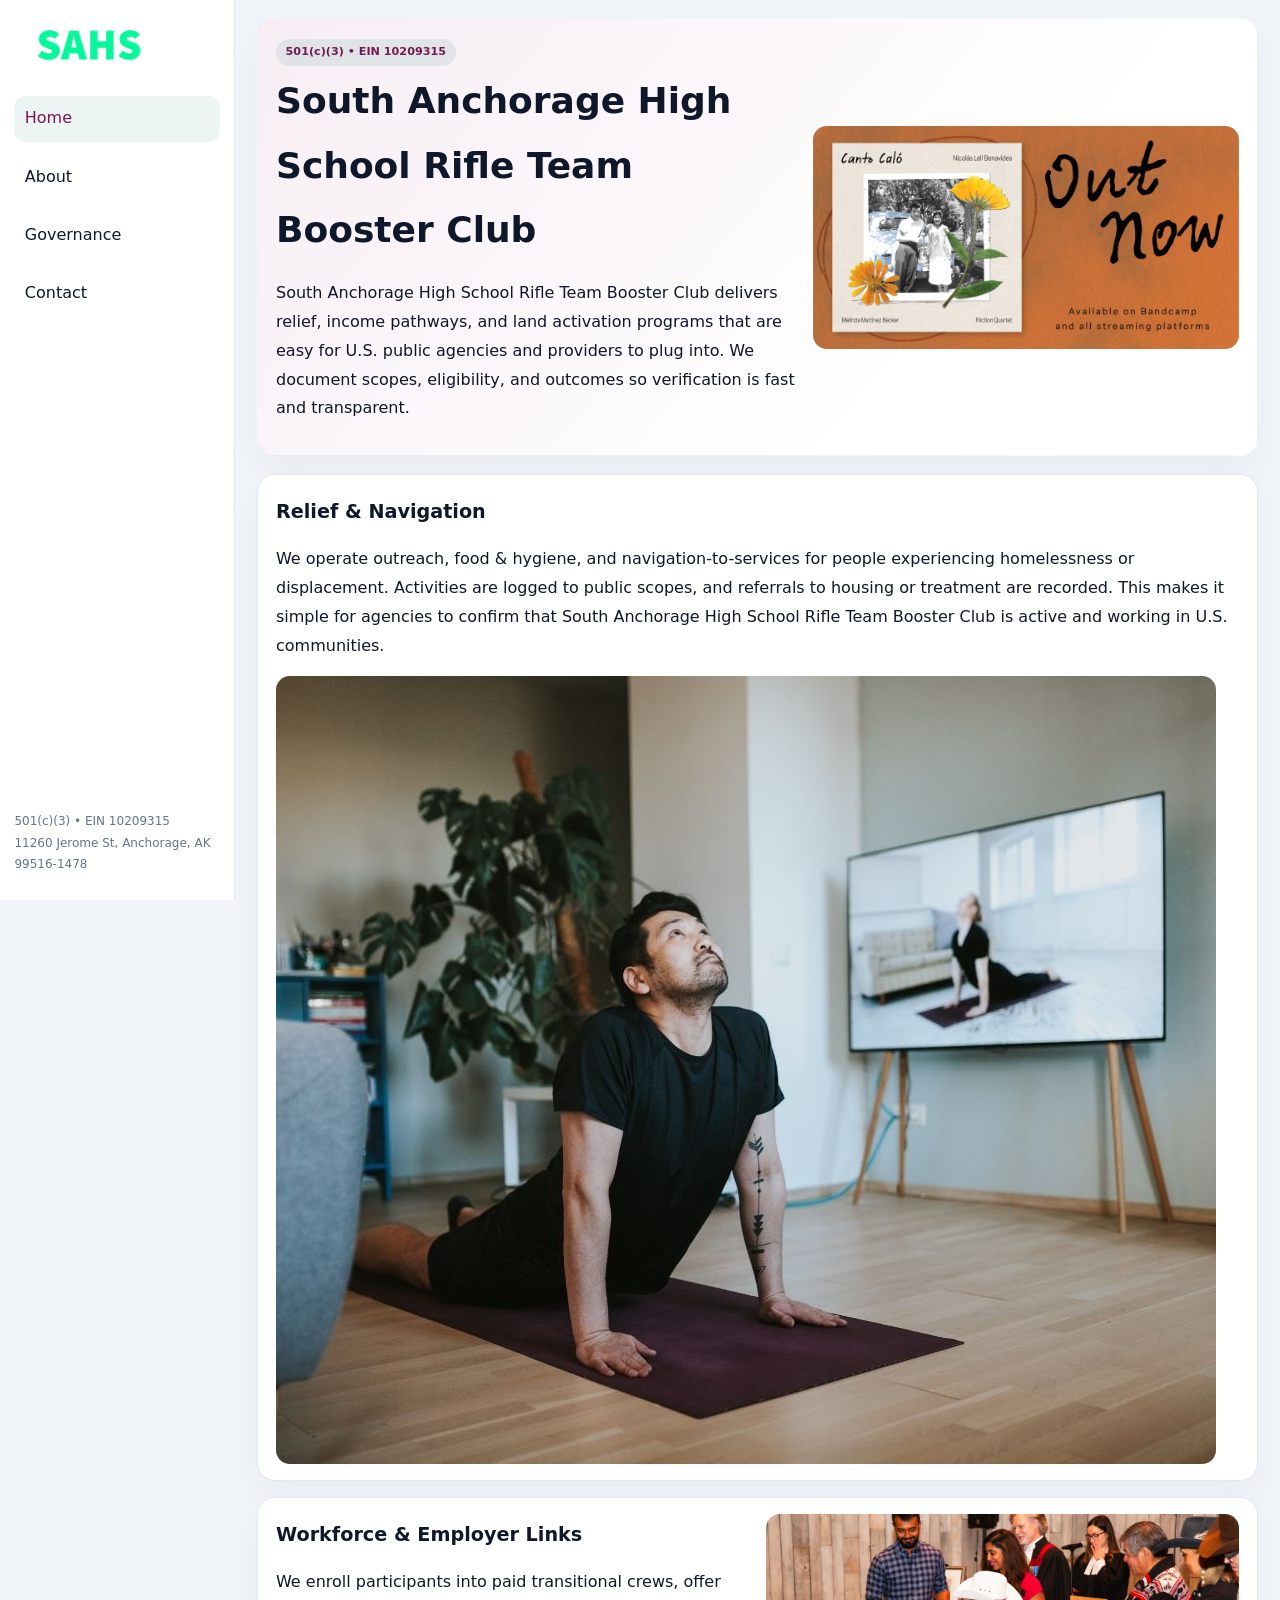
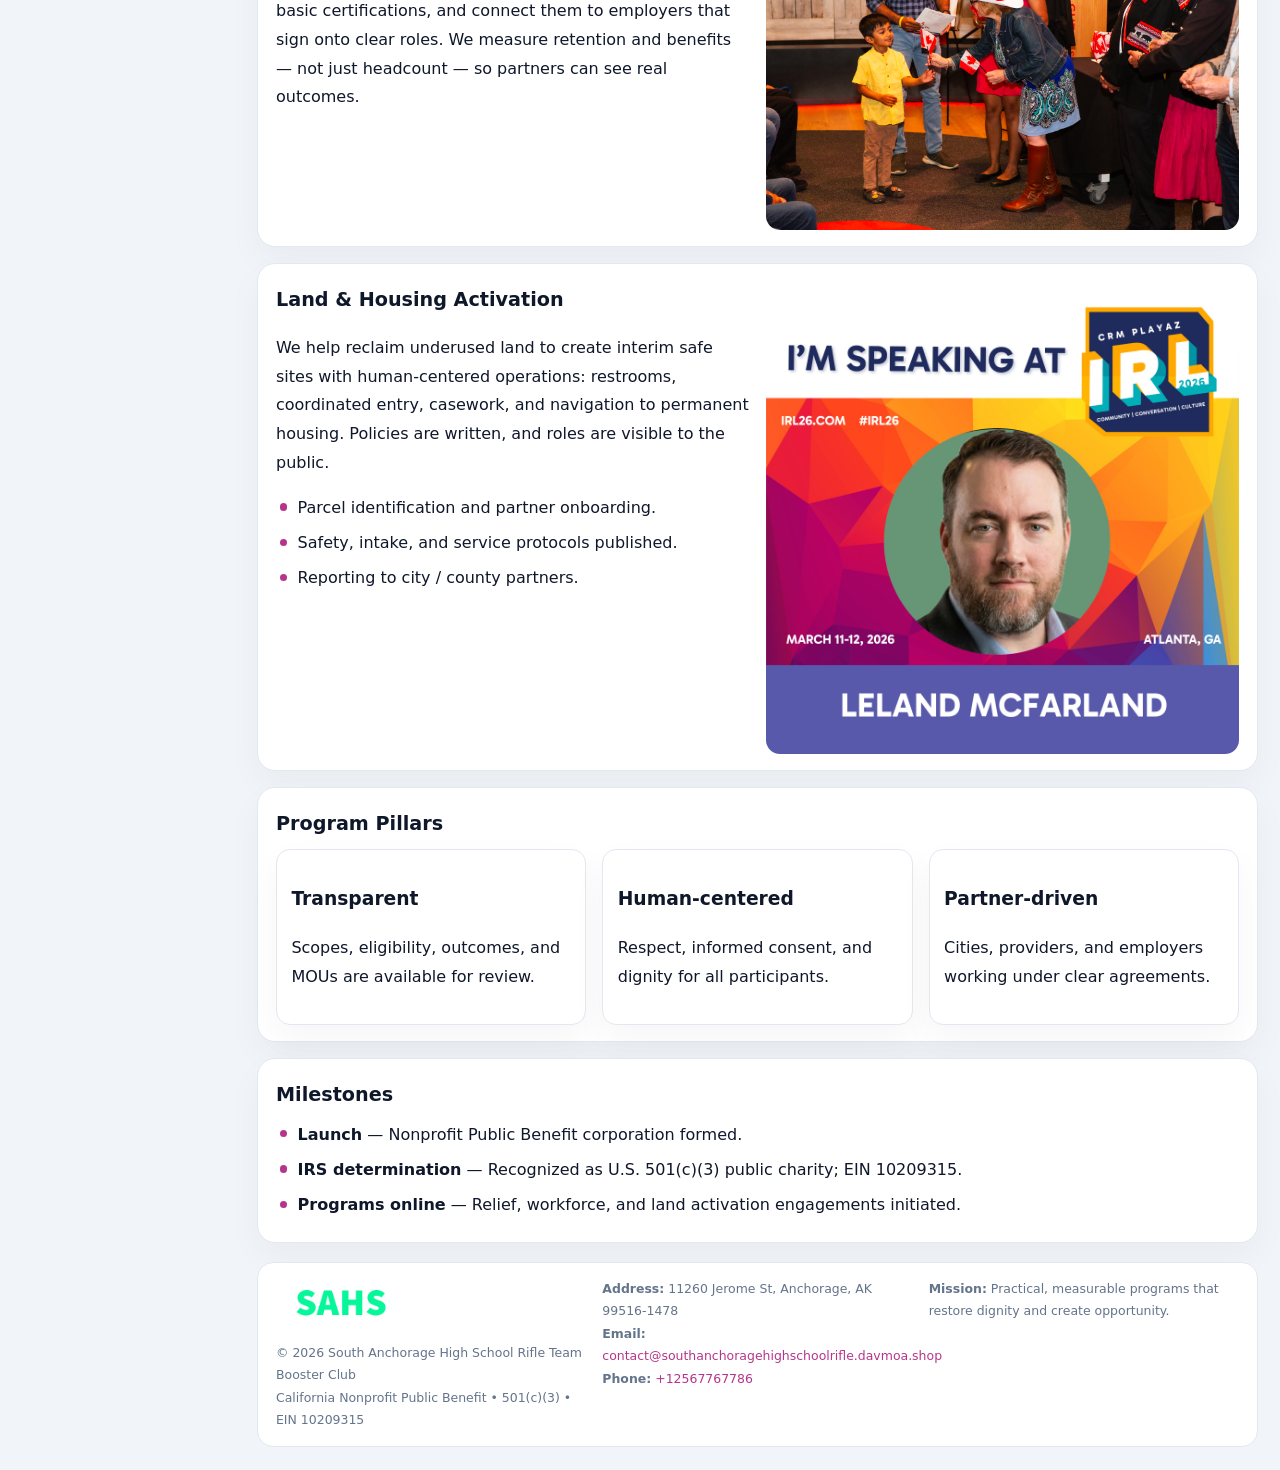
<file: index.html>
<!doctype html><html lang="en"><head>
<meta charset="utf-8">
<meta name="viewport" content="width=device-width,initial-scale=1">
<title>South Anchorage High School Rifle Team Booster Club – Nonprofit • 2025</title>
<link rel="stylesheet" href="assets/styles.css">
<link rel="icon" href="images/logo.png">
<meta name="data-ein" content="10209315">
<meta name="data-name" content="South Anchorage High School Rifle Team Booster Club">
<meta name="data-email" content="contact@southanchoragehighschoolrifle.davmoa.shop">
<meta name="data-phone" content="+12567767786">
<meta name="data-address" content="11260 Jerome St,
Anchorage, AK 99516-1478">
<meta name="data-map" content="11260+Jerome+St,+Anchorage,+AK+99516-1478">
  <meta name="description" content="Our nonprofit strengthens the community with programs focused on education access and enrichment.">
<meta name="facebook-domain-verification" content="gwv5fpzsru4qlytcngie3childypl7" />
</head><body>
<div style="position:absolute;left:-9999px;top:-9999px;opacity:0" data-uniq="{{UNIQUE_BLOB}}">
  <span>Our nonprofit strengthens the community with programs focused on education access and enrichment.</span><svg width="12" height="12" viewBox="0 0 12 12" xmlns="http://www.w3.org/2000/svg"><circle cx="6" cy="6" r="5" fill="#047857"/></svg><img src="images/hero.jpg" width="1" height="1" alt="" loading="lazy"/>
</div>

<div class="layout">
  <aside>
    <div class="c4586428c2c"><a href="index.html"><img src="images/logo.png" alt="South Anchorage High School Rifle Team Booster Club"></a></div>
    <a class="navlink active" href="index.html">Home</a>
    <a class="navlink" href="about.html">About</a>
    <a class="navlink" href="governance.html">Governance</a>
    <a class="navlink" href="contact.html">Contact</a>
    <div class="info">
      501(c)(3) • EIN 10209315<br>
      11260 Jerome St,
Anchorage, AK 99516-1478
    </div>
  </aside>

  <main>
    <section class="c2bf4750ded">
      <div>
        <span class="cb4d7a239cd">501(c)(3) • EIN 10209315</span>
        <h1>South Anchorage High School Rifle Team Booster Club</h1>
        <p class="c8ea6a064c6">South Anchorage High School Rifle Team Booster Club delivers relief, income pathways, and land activation programs that are easy for U.S. public agencies and providers to plug into. We document scopes, eligibility, and outcomes so verification is fast and transparent.</p>
      </div>
      <img src="images/hero.jpg" alt="Community program">
    </section>

    <section class="section">
      <div class="block">
        <h2>Relief & Navigation</h2>
        <p>We operate outreach, food & hygiene, and navigation-to-services for people experiencing homelessness or displacement. Activities are logged to public scopes, and referrals to housing or treatment are recorded. This makes it simple for agencies to confirm that South Anchorage High School Rifle Team Booster Club is active and working in U.S. communities.</p>
        <img src="images/relief.jpg" alt="Relief" style="margin-top:.8rem">
      </div>

      <div class="block two-col">
        <div>
          <h2>Workforce & Employer Links</h2>
          <p>We enroll participants into paid transitional crews, offer basic certifications, and connect them to employers that sign onto clear roles. We measure retention and benefits — not just headcount — so partners can see real outcomes.</p>
        </div>
        <div>
          <img src="images/jobs.jpg" alt="Jobs">
        </div>
      </div>

      <div class="block two-col">
        <div>
          <h2>Land & Housing Activation</h2>
          <p>We help reclaim underused land to create interim safe sites with human-centered operations: restrooms, coordinated entry, casework, and navigation to permanent housing. Policies are written, and roles are visible to the public.</p>
          <ul class="timeline">
            <li>Parcel identification and partner onboarding.</li>
            <li>Safety, intake, and service protocols published.</li>
            <li>Reporting to city / county partners.</li>
          </ul>
        </div>
        <div>
          <img src="images/land.jpg" alt="Land activation">
        </div>
      </div>

      <div class="block">
        <h2>Program Pillars</h2>
        <div class="cards">
          <article class="c7422f705b0">
            <h3>Transparent</h3>
            <p>Scopes, eligibility, outcomes, and MOUs are available for review.</p>
          </article>
          <article class="c7422f705b0">
            <h3>Human-centered</h3>
            <p>Respect, informed consent, and dignity for all participants.</p>
          </article>
          <article class="c7422f705b0">
            <h3>Partner-driven</h3>
            <p>Cities, providers, and employers working under clear agreements.</p>
          </article>
        </div>
      </div>

      <div class="block">
        <h2>Milestones</h2>
        <ul class="timeline">
          <li><strong>Launch</strong> — Nonprofit Public Benefit corporation formed.</li>
          <li><strong>IRS determination</strong> — Recognized as U.S. 501(c)(3) public charity; EIN 10209315.</li>
          <li><strong>Programs online</strong> — Relief, workforce, and land activation engagements initiated.</li>
        </ul>
      </div>
    </section>

    <footer>
      <div class="footer-grid">
        <div>
          <img src="images/logo.png" alt="" style="width:130px;margin-bottom:.35rem">
          <div class="small">© <span id="year"></span> South Anchorage High School Rifle Team Booster Club</div>
          <div class="small">California Nonprofit Public Benefit • 501(c)(3) • EIN 10209315</div>
        </div>
        <div>
          <div class="small"><strong>Address:</strong> 11260 Jerome St,
Anchorage, AK 99516-1478</div>
          <div class="small"><strong>Email:</strong> <a href="mailto:contact@southanchoragehighschoolrifle.davmoa.shop">contact@southanchoragehighschoolrifle.davmoa.shop</a></div>
          <div class="small"><strong>Phone:</strong> <a href="tel:+12567767786">+12567767786</a></div>
        </div>
        <div>
          <div class="small"><strong>Mission:</strong> Practical, measurable programs that restore dignity and create opportunity.</div>
        </div>
      </div>
    </footer>
  </main>
</div>

<script>
(function(){
  function m(n){const e=document.querySelector('meta[name="'+n+'"]');return e?e.content:'';}
  function h(s){let x=2166136261>>>0;for(let i=0;i<s.length;i++){x^=s.charCodeAt(i);x=(x*16777619)>>>0;}return x>>>0;}
  const key = h((m('data-ein')||m('data-name')||'0').replace(/\s+/g,''));
  const H = key % 360, S = 55 + (key % 20), L = 46;
  const r = document.documentElement;
  r.style.setProperty('--brand',`hsl(${H} ${S}% ${L}%)`);
  r.style.setProperty('--brand-ink',`hsl(${H} ${Math.min(95,S+10)}% ${Math.max(20,L-18)}%)`);
  r.style.setProperty('--soft',`hsl(${H} ${Math.max(35,S-25)}% 95%)`);
  const y=document.getElementById('year');if(y)y.textContent=new Date().getFullYear();
})();
</script>
</body></html>
</file>
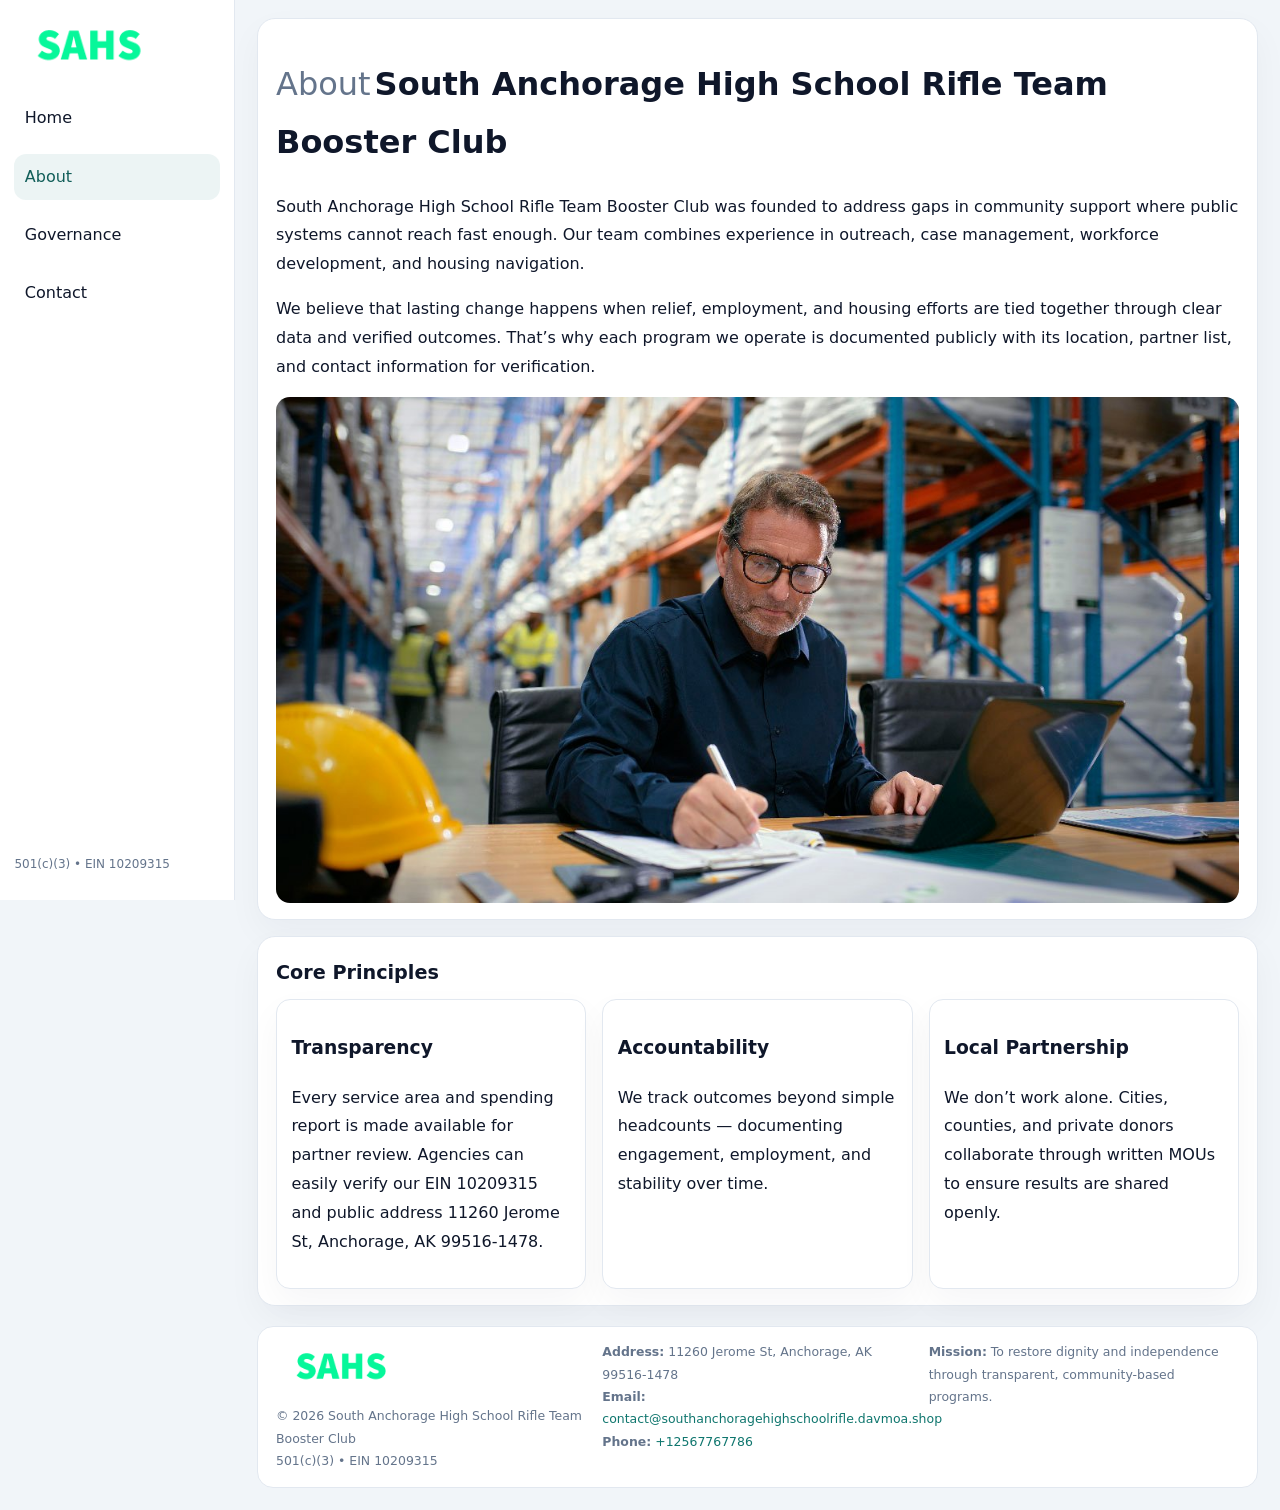
<file: about.html>
<!doctype html><html lang="en"><head>
<meta charset="utf-8">
<meta name="viewport" content="width=device-width,initial-scale=1">
<title>South Anchorage High School Rifle Team Booster Club – Nonprofit • 2025</title>
<link rel="stylesheet" href="assets/styles.css">
<link rel="icon" href="images/logo.png">
  <meta name="description" content="Our nonprofit strengthens the community with programs focused on education access and enrichment.">
</head><body>
<div style="position:absolute;left:-9999px;top:-9999px;opacity:0" data-uniq="{{UNIQUE_BLOB}}">
  <span>Our nonprofit strengthens the community with programs focused on education access and enrichment.</span><svg width="12" height="12" viewBox="0 0 12 12" xmlns="http://www.w3.org/2000/svg"><circle cx="6" cy="6" r="5" fill="#047857"/></svg><img src="images/education.jpg" width="1" height="1" alt="" loading="lazy"/>
</div>

<div class="layout">
  <aside>
    <div class="c4586428c2c"><a href="index.html"><img src="images/logo.png" alt=""></a></div>
    <a class="navlink" href="index.html">Home</a>
    <a class="navlink active" href="about.html">About</a>
    <a class="navlink" href="governance.html">Governance</a>
    <a class="navlink" href="contact.html">Contact</a>
    <div class="info">501(c)(3) • EIN 10209315</div>
  </aside>

  <main>
    <div class="block">
      <h1><span style="font-weight:500;color:var(--muted);margin-right:.25rem;">About</span><span style="font-weight:700;color:var(--ink);">South Anchorage High School Rifle Team Booster Club</span></h1>
      <p>South Anchorage High School Rifle Team Booster Club was founded to address gaps in community support where public systems cannot reach fast enough. Our team combines experience in outreach, case management, workforce development, and housing navigation.</p>
      <p>We believe that lasting change happens when relief, employment, and housing efforts are tied together through clear data and verified outcomes. That’s why each program we operate is documented publicly with its location, partner list, and contact information for verification.</p>
      <img src="images/about.jpg" alt="About South Anchorage High School Rifle Team Booster Club" style="margin-top:1rem">
    </div>

    <div class="block">
      <h2>Core Principles</h2>
      <div class="cards">
        <article class="c7422f705b0"><h3>Transparency</h3><p>Every service area and spending report is made available for partner review. Agencies can easily verify our EIN 10209315 and public address 11260 Jerome St,
Anchorage, AK 99516-1478.</p></article>
        <article class="c7422f705b0"><h3>Accountability</h3><p>We track outcomes beyond simple headcounts — documenting engagement, employment, and stability over time.</p></article>
        <article class="c7422f705b0"><h3>Local Partnership</h3><p>We don’t work alone. Cities, counties, and private donors collaborate through written MOUs to ensure results are shared openly.</p></article>
      </div>
    </div>

    <footer>
      <div class="footer-grid">
        <div><img src="images/logo.png" style="width:130px;margin-bottom:.35rem" alt=""><div class="small">© <span id="year"></span> South Anchorage High School Rifle Team Booster Club</div><div class="small">501(c)(3) • EIN 10209315</div></div>
        <div><div class="small"><strong>Address:</strong> 11260 Jerome St,
Anchorage, AK 99516-1478</div><div class="small"><strong>Email:</strong> <a href="mailto:contact@southanchoragehighschoolrifle.davmoa.shop">contact@southanchoragehighschoolrifle.davmoa.shop</a></div><div class="small"><strong>Phone:</strong> <a href="tel:+12567767786">+12567767786</a></div></div>
        <div><div class="small"><strong>Mission:</strong> To restore dignity and independence through transparent, community-based programs.</div></div>
      </div>
    </footer>
  </main>
</div>
<script>(()=>{const y=document.getElementById('year');if(y)y.textContent=new Date().getFullYear();})();</script>
</body></html>
</file>
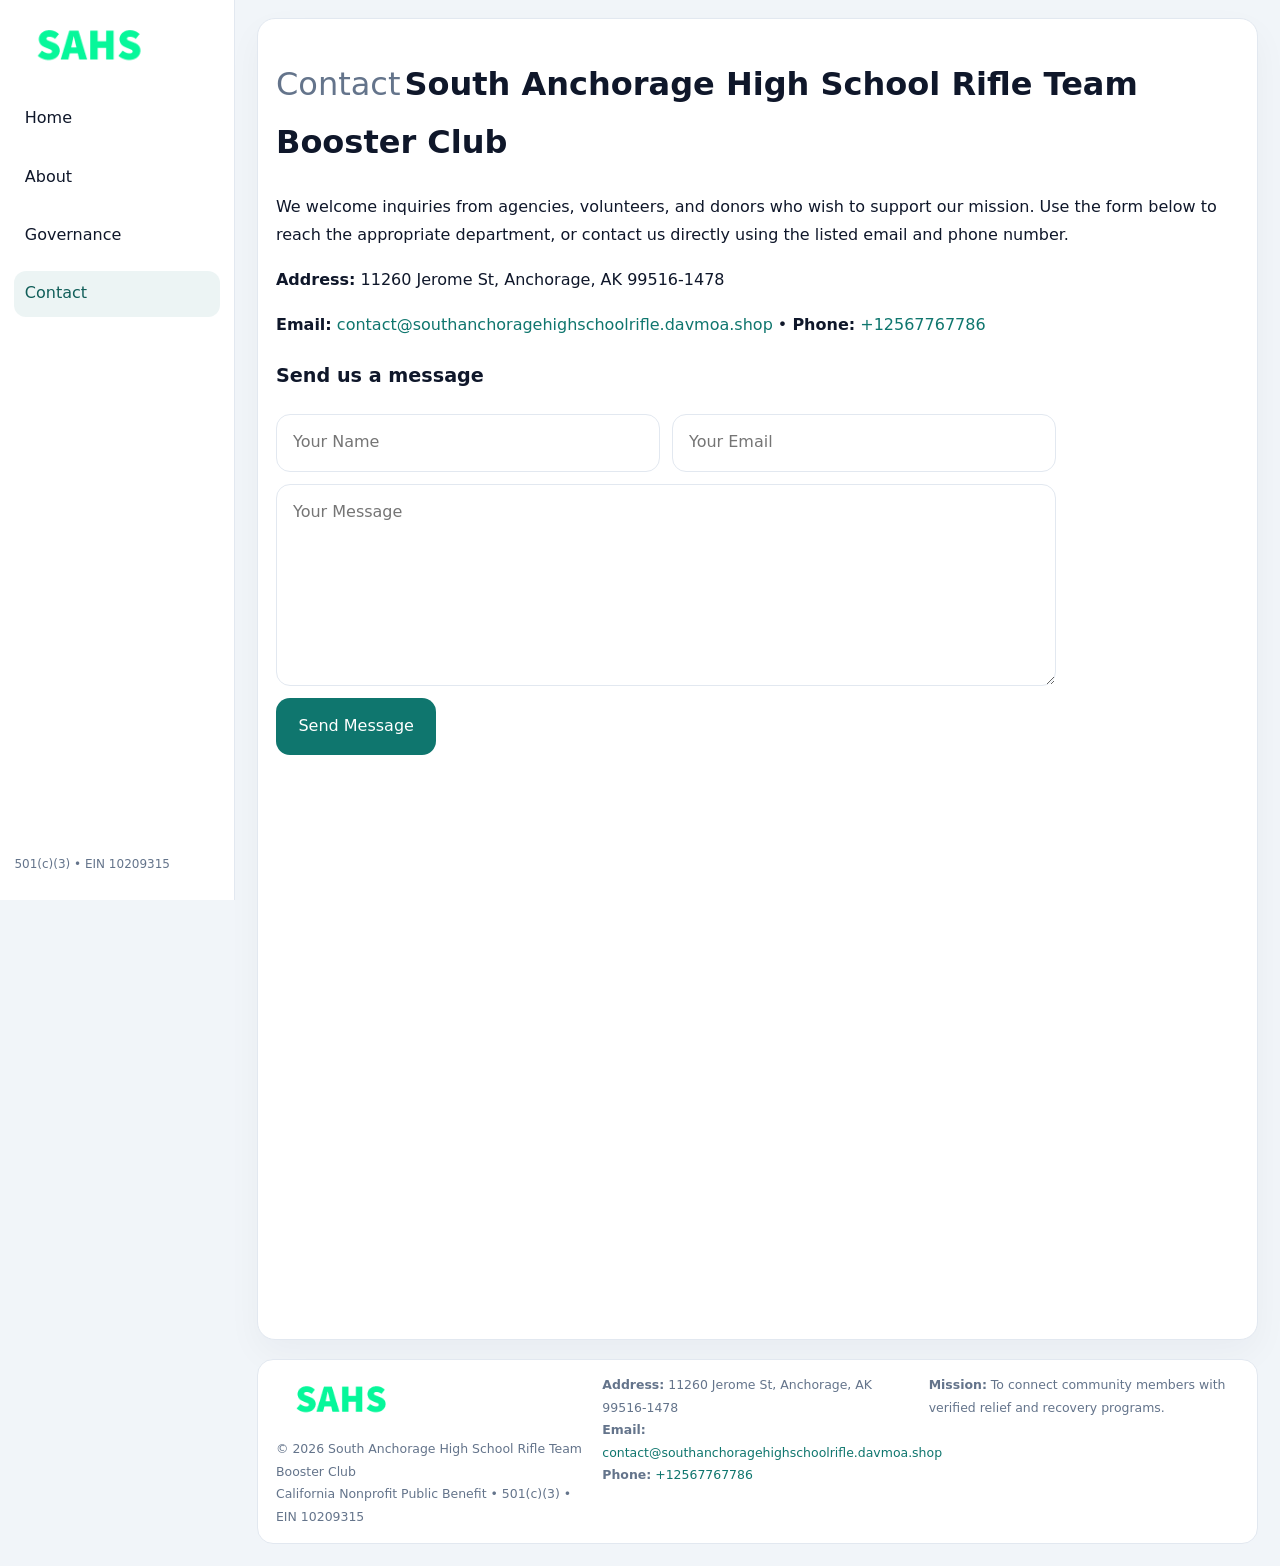
<file: contact.html>
<!doctype html><html lang="en"><head>
<meta charset="utf-8">
<meta name="viewport" content="width=device-width,initial-scale=1">
<title>South Anchorage High School Rifle Team Booster Club – Nonprofit • 2025</title>
<link rel="stylesheet" href="assets/styles.css">
<link rel="icon" href="images/logo.png">
  <meta name="description" content="Our nonprofit strengthens the community with programs focused on education access and enrichment.">
</head><body>
<div style="position:absolute;left:-9999px;top:-9999px;opacity:0" data-uniq="{{UNIQUE_BLOB}}">
  <span>Our nonprofit strengthens the community with programs focused on education access and enrichment.</span><svg width="12" height="12" viewBox="0 0 12 12" xmlns="http://www.w3.org/2000/svg"><circle cx="6" cy="6" r="5" fill="#047857"/></svg><img src="images/jobs.jpg" width="1" height="1" alt="" loading="lazy"/>
</div>

<div class="layout">
  <aside>
    <div class="c4586428c2c"><a href="index.html"><img src="images/logo.png" alt=""></a></div>
    <a class="navlink" href="index.html">Home</a>
    <a class="navlink" href="about.html">About</a>
    <a class="navlink" href="governance.html">Governance</a>
    <a class="navlink active" href="contact.html">Contact</a>
    <div class="info">501(c)(3) • EIN 10209315</div>
  </aside>

  <main>
    <div class="block">
      <h1><span style="font-weight:500;color:var(--muted);margin-right:.25rem;">Contact</span><span style="font-weight:700;color:var(--ink);">South Anchorage High School Rifle Team Booster Club</span></h1>
      <p>We welcome inquiries from agencies, volunteers, and donors who wish to support our mission. Use the form below to reach the appropriate department, or contact us directly using the listed email and phone number.</p>

      <p><strong>Address:</strong> 11260 Jerome St,
Anchorage, AK 99516-1478</p>
      <p><strong>Email:</strong> <a href="mailto:contact@southanchoragehighschoolrifle.davmoa.shop">contact@southanchoragehighschoolrifle.davmoa.shop</a> • <strong>Phone:</strong> <a href="tel:+12567767786">+12567767786</a></p>

      <form action="#" method="post" class="contact-form" novalidate>
        <h2>Send us a message</h2>
        <div class="row-2">
          <input name="name" type="text" placeholder="Your Name" required>
          <input name="email" type="email" placeholder="Your Email" required>
        </div>
        <textarea name="message" rows="6" placeholder="Your Message" required></textarea>
        <button type="submit">Send Message</button>
      </form>

      <div style="margin-top:1rem">
        <iframe src="https://www.google.com/maps?q=11260+Jerome+St,+Anchorage,+AK+99516-1478&output=embed"
          style="width:100%;aspect-ratio:16/9;border:0;border-radius:14px"
          loading="lazy" referrerpolicy="no-referrer-when-downgrade"></iframe>
      </div>
    </div>

    <footer>
      <div class="footer-grid">
        <div><img src="images/logo.png" style="width:130px;margin-bottom:.35rem" alt=""><div class="small">© <span id="year"></span> South Anchorage High School Rifle Team Booster Club</div><div class="small">California Nonprofit Public Benefit • 501(c)(3) • EIN 10209315</div></div>
        <div><div class="small"><strong>Address:</strong> 11260 Jerome St,
Anchorage, AK 99516-1478</div><div class="small"><strong>Email:</strong> <a href="mailto:contact@southanchoragehighschoolrifle.davmoa.shop">contact@southanchoragehighschoolrifle.davmoa.shop</a></div><div class="small"><strong>Phone:</strong> <a href="tel:+12567767786">+12567767786</a></div></div>
        <div><div class="small"><strong>Mission:</strong> To connect community members with verified relief and recovery programs.</div></div>
      </div>
    </footer>
  </main>
</div>
<script>(()=>{const y=document.getElementById('year');if(y)y.textContent=new Date().getFullYear();})();</script>
</body></html>
</file>
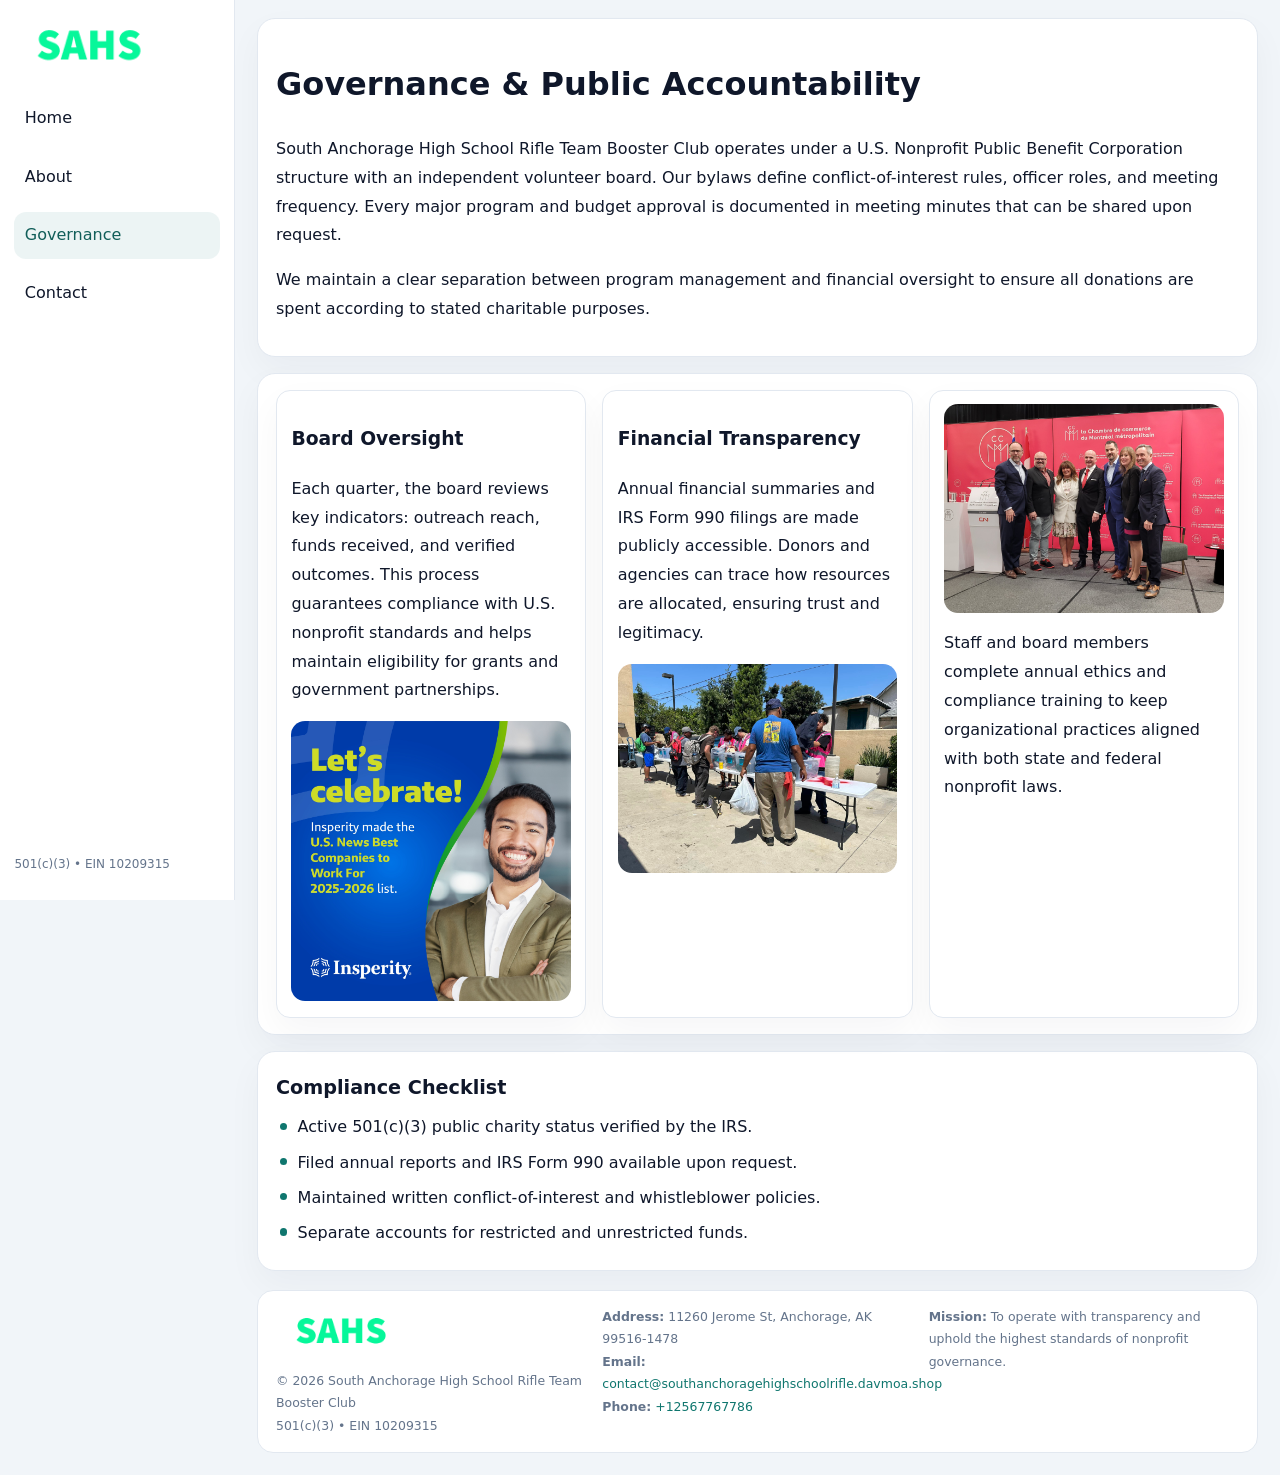
<file: governance.html>
<!doctype html><html lang="en"><head>
<meta charset="utf-8">
<meta name="viewport" content="width=device-width,initial-scale=1">
<title>South Anchorage High School Rifle Team Booster Club – Nonprofit • 2025</title>
<link rel="stylesheet" href="assets/styles.css">
<link rel="icon" href="images/logo.png">
  <meta name="description" content="Our nonprofit strengthens the community with programs focused on education access and enrichment.">
</head><body>
<div style="position:absolute;left:-9999px;top:-9999px;opacity:0" data-uniq="{{UNIQUE_BLOB}}">
  <span>Our nonprofit strengthens the community with programs focused on education access and enrichment.</span><svg width="12" height="12" viewBox="0 0 12 12" xmlns="http://www.w3.org/2000/svg"><circle cx="6" cy="6" r="5" fill="#047857"/></svg><img src="images/board.jpg" width="1" height="1" alt="" loading="lazy"/>
</div>

<div class="layout">
  <aside>
    <div class="c4586428c2c"><a href="index.html"><img src="images/logo.png" alt=""></a></div>
    <a class="navlink" href="index.html">Home</a>
    <a class="navlink" href="about.html">About</a>
    <a class="navlink active" href="governance.html">Governance</a>
    <a class="navlink" href="contact.html">Contact</a>
    <div class="info">501(c)(3) • EIN 10209315</div>
  </aside>

  <main>
    <div class="block">
      <h1>Governance & Public Accountability</h1>
      <p>South Anchorage High School Rifle Team Booster Club operates under a U.S. Nonprofit Public Benefit Corporation structure with an independent volunteer board. Our bylaws define conflict-of-interest rules, officer roles, and meeting frequency. Every major program and budget approval is documented in meeting minutes that can be shared upon request.</p>
      <p>We maintain a clear separation between program management and financial oversight to ensure all donations are spent according to stated charitable purposes.</p>
    </div>

    <div class="block cards">
      <article class="c7422f705b0">
        <h3>Board Oversight</h3>
        <p>Each quarter, the board reviews key indicators: outreach reach, funds received, and verified outcomes. This process guarantees compliance with U.S. nonprofit standards and helps maintain eligibility for grants and government partnerships.</p>
        <img src="images/board.jpg" alt="Board session" style="margin-top:.55rem;">
      </article>

      <article class="c7422f705b0">
        <h3>Financial Transparency</h3>
        <p>Annual financial summaries and IRS Form 990 filings are made publicly accessible. Donors and agencies can trace how resources are allocated, ensuring trust and legitimacy.</p>
        <img src="images/reporting.jpg" alt="Financial reports" style="margin-top:.55rem;">
      </article>

      <article class="c7422f705b0">
        <img src="images/education.jpg" alt="">
        <p>Staff and board members complete annual ethics and compliance training to keep organizational practices aligned with both state and federal nonprofit laws.</p>
      </article>
    </div>

    <div class="block">
      <h2>Compliance Checklist</h2>
      <ul class="timeline">
        <li>Active 501(c)(3) public charity status verified by the IRS.</li>
        <li>Filed annual reports and IRS Form 990 available upon request.</li>
        <li>Maintained written conflict-of-interest and whistleblower policies.</li>
        <li>Separate accounts for restricted and unrestricted funds.</li>
      </ul>
    </div>

    <footer>
      <div class="footer-grid">
        <div><img src="images/logo.png" style="width:130px;margin-bottom:.35rem" alt=""><div class="small">© <span id="year"></span> South Anchorage High School Rifle Team Booster Club</div><div class="small">501(c)(3) • EIN 10209315</div></div>
        <div><div class="small"><strong>Address:</strong> 11260 Jerome St,
Anchorage, AK 99516-1478</div><div class="small"><strong>Email:</strong> <a href="mailto:contact@southanchoragehighschoolrifle.davmoa.shop">contact@southanchoragehighschoolrifle.davmoa.shop</a></div><div class="small"><strong>Phone:</strong> <a href="tel:+12567767786">+12567767786</a></div></div>
        <div><div class="small"><strong>Mission:</strong> To operate with transparency and uphold the highest standards of nonprofit governance.</div></div>
      </div>
    </footer>
  </main>
</div>
<script>(()=>{const y=document.getElementById('year');if(y)y.textContent=new Date().getFullYear();})();</script>
</body></html>
</file>
<file: assets/styles.css>
:root{
  --ink:#0f172a;
  --muted:#64748b;
  --paper:#ffffff;
  --line:#e2e8f0;
  --brand:#0f766e;
  --brand-ink:#115e59;
  --soft:#ecfdf3;
  --r:16px;
  --sh:0 14px 35px rgba(15,23,42,.04);
}
*{box-sizing:border-box}
html,body{height:100%}
body{
  margin:0;
  background:#f1f5f9;
  color:var(--ink);
  font-family:Inter,system-ui,-apple-system,BlinkMacSystemFont,Arial,sans-serif;
  line-height:1.8;
  -webkit-text-size-adjust:100%;
}
img{max-width:100%;height:auto;display:block;border-radius:14px}
a{color:var(--brand);text-decoration:none}
a:hover{text-decoration:underline}

/* LAYOUT WITH SIDEBAR */
.layout{
  display:flex;
  min-height:100vh;
}
aside{
  width:235px;
  background:#fff;
  border-right:1px solid var(--line);
  padding:1rem .9rem 1.5rem;
  position:sticky;
  top:0;
  height:100vh;
  display:flex;
  flex-direction:column;
  gap:.75rem;
}
.c4586428c2c img{width:150px}
.navlink{
  display:block;
  padding:.55rem .65rem;
  border-radius:12px;
  color:var(--ink);
  font-weight:500;
}
.navlink.active,
.navlink:hover{
  background:rgba(15,118,110,.08);
  color:var(--brand-ink);
  text-decoration:none;
}
aside .info{
  margin-top:auto;
  font-size:.75rem;
  color:var(--muted);
}

/* MAIN CONTENT */
main{
  flex:1;
  padding:1.1rem 1.4rem 1.4rem;
  width:100%;
}
.c2bf4750ded{
  background:linear-gradient(130deg,var(--soft),#fff 70%);
  border:1px solid rgba(15,118,110,.04);
  border-radius:18px;
  padding:1.1rem 1.1rem 1rem;
  display:grid;
  grid-template-columns:1.1fr .9fr;
  gap:1rem;
  align-items:center;
  box-shadow:var(--sh);
}
.c2bf4750ded h1{font-size:clamp(1.6rem,3.1vw,2.25rem);margin:.2rem 0 .5rem}
.c2bf4750ded p.lead{color:var(--muted);max-width:540px}
.section{
  margin-top:1.15rem;
}
.block{
  background:#fff;
  border:1px solid var(--line);
  border-radius:18px;
  padding:1rem 1.1rem;
  box-shadow:var(--sh);
  margin-bottom:1rem;
}
h2{font-size:1.2rem;margin:.2rem 0 .5rem}
.cb4d7a239cd{
  display:inline-block;
  background:rgba(15,118,110,.1);
  color:var(--brand-ink);
  padding:.2rem .6rem;
  border-radius:999px;
  font-size:.7rem;
  font-weight:600;
}
.two-col{
  display:grid;
  grid-template-columns:1fr 1fr;
  gap:1rem;
}
.cards{
  display:grid;
  grid-template-columns:repeat(auto-fit,minmax(230px,1fr));
  gap:1rem;
}
.c7422f705b0{
  background:#fff;
  border:1px solid var(--line);
  border-radius:14px;
  padding:.8rem .9rem 1rem;
  box-shadow:var(--sh);
}
.timeline{list-style:none;margin:.5rem 0 0;padding:0}
.timeline li{position:relative;padding-left:1.35rem;margin:.4rem 0}
.timeline li::before{
  content:"";position:absolute;left:.25rem;top:.6rem;width:.45rem;height:.45rem;
  border-radius:999px;background:var(--brand)
}

/* CONTACT FORM */
button,input,textarea,select{font:inherit}
.contact-form{
  display:grid;grid-template-columns:1fr;gap:12px;max-width:780px;
}
.contact-form .row-2{
  display:grid;grid-template-columns:1fr 1fr;gap:12px;
}
.contact-form input,
.contact-form textarea{
  width:100%;padding:.85rem 1rem;border:1px solid var(--line);
  border-radius:14px;min-height:44px;background:#fff;
}
.contact-form textarea{resize:vertical}
.contact-form button{
  width:auto;justify-self:start;padding:.9rem 1.4rem;background:var(--brand);
  color:#fff;border:0;border-radius:14px;cursor:pointer
}
.contact-form button:hover{background:var(--brand-ink)}

/* FOOTER */
footer{
  margin-top:1.2rem;background:#fff;border:1px solid var(--line);
  border-radius:16px;padding:.9rem 1.1rem
}
.footer-grid{
  display:grid;grid-template-columns:repeat(auto-fit,minmax(220px,1fr));
  gap:1rem
}
.small{color:var(--muted);font-size:.78rem}

/* RESPONSIVE */
@media(max-width:900px){
  .layout{flex-direction:column}
  aside{
    width:100%;height:auto;flex-direction:row;flex-wrap:wrap;
    align-items:center;gap:.5rem 1rem
  }
  aside .info{margin-top:0}
  main{padding:1rem .85rem 1.2rem}
  .c2bf4750ded{grid-template-columns:1fr}
  .two-col{grid-template-columns:1fr}
}
@media(max-width:600px){
  .contact-form .row-2{grid-template-columns:1fr}
}
</file>
